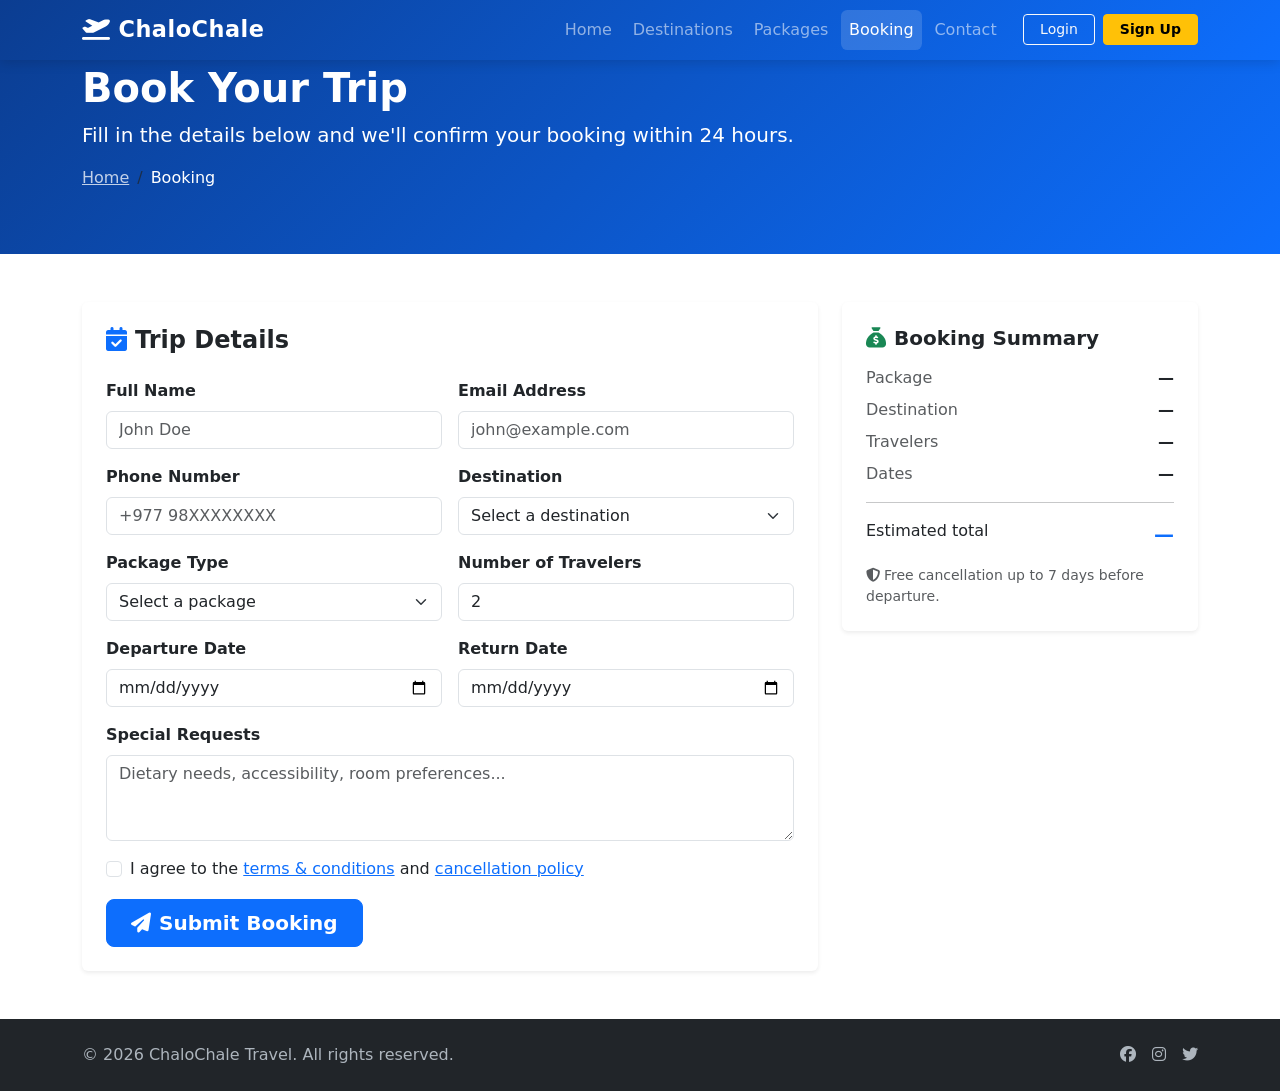
<file: booking.html>
<!DOCTYPE html>
<html lang="en">

<head>
    <meta charset="UTF-8">
    <meta name="viewport" content="width=device-width, initial-scale=1.0">
    <title>Booking - ChaloChale Travel</title>
    <link href="https://cdn.jsdelivr.net/npm/bootstrap@5.0.2/dist/css/bootstrap.min.css" rel="stylesheet"
        integrity="sha384-EVSTQN3/azprG1Anm3QDgpJLIm9Nao0Yz1ztcQTwFspd3yD65VohhpuuCOmLASjC" crossorigin="anonymous">
    <link rel="stylesheet" href="https://cdnjs.cloudflare.com/ajax/libs/font-awesome/6.5.2/css/all.min.css">
    <link rel="stylesheet" href="css/style.css">
</head>

<body>
    <!-- Navbar -->
    <nav class="navbar navbar-expand-lg navbar-dark fixed-top main-navbar">
        <div class="container">
            <a class="navbar-brand fw-bold" href="index.html">
                <i class="fa-solid fa-plane-departure me-2"></i>ChaloChale
            </a>
            <button class="navbar-toggler" type="button" data-bs-toggle="collapse"
                data-bs-target="#navbarNav" aria-controls="navbarNav" aria-expanded="false"
                aria-label="Toggle navigation">
                <span class="navbar-toggler-icon"></span>
            </button>
            <div class="collapse navbar-collapse" id="navbarNav">
                <ul class="navbar-nav ms-auto mb-2 mb-lg-0">
                    <li class="nav-item">
                        <a class="nav-link" href="index.html">Home</a>
                    </li>
                    <li class="nav-item">
                        <a class="nav-link" href="destinations.html">Destinations</a>
                    </li>
                    <li class="nav-item">
                        <a class="nav-link" href="packages.html">Packages</a>
                    </li>
                    <li class="nav-item">
                        <a class="nav-link active" aria-current="page" href="booking.html">Booking</a>
                    </li>
                    <li class="nav-item">
                        <a class="nav-link" href="contact.html">Contact</a>
                    </li>
                </ul>
                <div class="d-flex gap-2 ms-lg-3 mt-2 mt-lg-0">
                    <a href="booking.html" class="btn btn-outline-light btn-sm px-3">Login</a>
                    <a href="booking.html" class="btn btn-warning btn-sm px-3 fw-semibold">Sign Up</a>
                </div>
            </div>
        </div>
    </nav>

    <!-- Page Hero -->
    <section class="page-hero">
        <div class="container">
            <h1 class="mb-2">Book Your Trip</h1>
            <p class="lead mb-3">Fill in the details below and we'll confirm your booking within 24 hours.</p>
            <nav aria-label="breadcrumb">
                <ol class="breadcrumb">
                    <li class="breadcrumb-item"><a href="index.html">Home</a></li>
                    <li class="breadcrumb-item active" aria-current="page">Booking</li>
                </ol>
            </nav>
        </div>
    </section>

    <!-- Booking Form -->
    <section class="py-5">
        <div class="container">
            <div class="row g-4">
                <!-- Form -->
                <div class="col-lg-8">
                    <div class="card border-0 shadow-sm">
                        <div class="card-body p-4">
                            <h4 class="fw-bold mb-4"><i class="fa-solid fa-calendar-check me-2 text-primary"></i>Trip
                                Details</h4>
                            <form>
                                <div class="row g-3">
                                    <div class="col-md-6">
                                        <label for="fullName" class="form-label fw-semibold">Full Name</label>
                                        <input type="text" class="form-control" id="fullName"
                                            placeholder="John Doe" required>
                                    </div>
                                    <div class="col-md-6">
                                        <label for="email" class="form-label fw-semibold">Email Address</label>
                                        <input type="email" class="form-control" id="email"
                                            placeholder="john@example.com" required>
                                    </div>
                                    <div class="col-md-6">
                                        <label for="phone" class="form-label fw-semibold">Phone Number</label>
                                        <input type="tel" class="form-control" id="phone"
                                            placeholder="+977 98XXXXXXXX" required>
                                    </div>
                                    <div class="col-md-6">
                                        <label for="destination" class="form-label fw-semibold">Destination</label>
                                        <select class="form-select" id="destination" required>
                                            <option value="" selected disabled>Select a destination</option>
                                            <option>Nature Trails — Nepal</option>
                                            <option>Beach Getaways — Sri Lanka</option>
                                            <option>Mountain Retreats — Switzerland</option>
                                            <option>Safari Tours — Kenya</option>
                                            <option>Island Hopping — Maldives</option>
                                            <option>City Breaks — Dubai</option>
                                        </select>
                                    </div>
                                    <div class="col-md-6">
                                        <label for="package" class="form-label fw-semibold">Package Type</label>
                                        <select class="form-select" id="package" required>
                                            <option value="" selected disabled>Select a package</option>
                                            <option>Basic — Rs. 15,000/person</option>
                                            <option>Standard — Rs. 28,000/person</option>
                                            <option>Premium — Rs. 55,000/person</option>
                                        </select>
                                    </div>
                                    <div class="col-md-6">
                                        <label for="travelers" class="form-label fw-semibold">Number of
                                            Travelers</label>
                                        <input type="number" class="form-control" id="travelers" min="1" max="20"
                                            value="2" required>
                                    </div>
                                    <div class="col-md-6">
                                        <label for="checkin" class="form-label fw-semibold">Departure Date</label>
                                        <input type="date" class="form-control" id="checkin" required>
                                    </div>
                                    <div class="col-md-6">
                                        <label for="checkout" class="form-label fw-semibold">Return Date</label>
                                        <input type="date" class="form-control" id="checkout" required>
                                    </div>
                                    <div class="col-12">
                                        <label for="requests" class="form-label fw-semibold">Special
                                            Requests</label>
                                        <textarea class="form-control" id="requests" rows="3"
                                            placeholder="Dietary needs, accessibility, room preferences..."></textarea>
                                    </div>
                                </div>
                                <div class="form-check mt-3">
                                    <input class="form-check-input" type="checkbox" id="terms" required>
                                    <label class="form-check-label" for="terms">
                                        I agree to the <a href="#">terms &amp; conditions</a> and
                                        <a href="#">cancellation policy</a>
                                    </label>
                                </div>
                                <button type="submit" class="btn btn-primary btn-lg fw-semibold mt-3 px-4">
                                    <i class="fa-solid fa-paper-plane me-2"></i>Submit Booking
                                </button>
                            </form>
                        </div>
                    </div>
                </div>

                <!-- Summary -->
                <div class="col-lg-4">
                    <div class="card border-0 shadow-sm sticky-top" style="top: 90px;">
                        <div class="card-body p-4">
                            <h5 class="fw-bold mb-3"><i class="fa-solid fa-sack-dollar me-2 text-success"></i>Booking
                                Summary</h5>
                            <ul class="list-unstyled mb-3">
                                <li class="d-flex justify-content-between mb-2">
                                    <span class="text-muted">Package</span>
                                    <span class="fw-semibold" id="sumPackage">—</span>
                                </li>
                                <li class="d-flex justify-content-between mb-2">
                                    <span class="text-muted">Destination</span>
                                    <span class="fw-semibold" id="sumDestination">—</span>
                                </li>
                                <li class="d-flex justify-content-between mb-2">
                                    <span class="text-muted">Travelers</span>
                                    <span class="fw-semibold" id="sumTravelers">—</span>
                                </li>
                                <li class="d-flex justify-content-between mb-2">
                                    <span class="text-muted">Dates</span>
                                    <span class="fw-semibold" id="sumDates">—</span>
                                </li>
                            </ul>
                            <hr>
                            <div class="d-flex justify-content-between mb-2">
                                <span>Estimated total</span>
                                <span class="fw-bold text-primary fs-5" id="sumTotal">—</span>
                            </div>
                            <p class="text-muted small mt-3 mb-0">
                                <i class="fa-solid fa-shield-halved me-1"></i>Free cancellation up to 7 days
                                before departure.
                            </p>
                        </div>
                    </div>
                </div>
            </div>
        </div>
    </section>

    <!-- Footer -->
    <footer class="footer py-4">
        <div class="container d-flex flex-column flex-md-row justify-content-between align-items-center">
            <p class="mb-2 mb-md-0">&copy; 2026 ChaloChale Travel. All rights reserved.</p>
            <div class="d-flex gap-3">
                <a href="#" class="text-decoration-none"><i class="fa-brands fa-facebook"></i></a>
                <a href="#" class="text-decoration-none"><i class="fa-brands fa-instagram"></i></a>
                <a href="#" class="text-decoration-none"><i class="fa-brands fa-twitter"></i></a>
            </div>
        </div>
    </footer>

    <script src="https://cdn.jsdelivr.net/npm/bootstrap@5.0.2/dist/js/bootstrap.bundle.min.js"
        integrity="sha384-MrcW6ZMFYlzcLA8Nl+NtUVF0sA7MsXsP1UyJoMp4YLEuNSfAP+JcXn/tWtIaxVXM"
        crossorigin="anonymous"></script>
    <script src="js/script.js"></script>
</body>

</html>
</file>
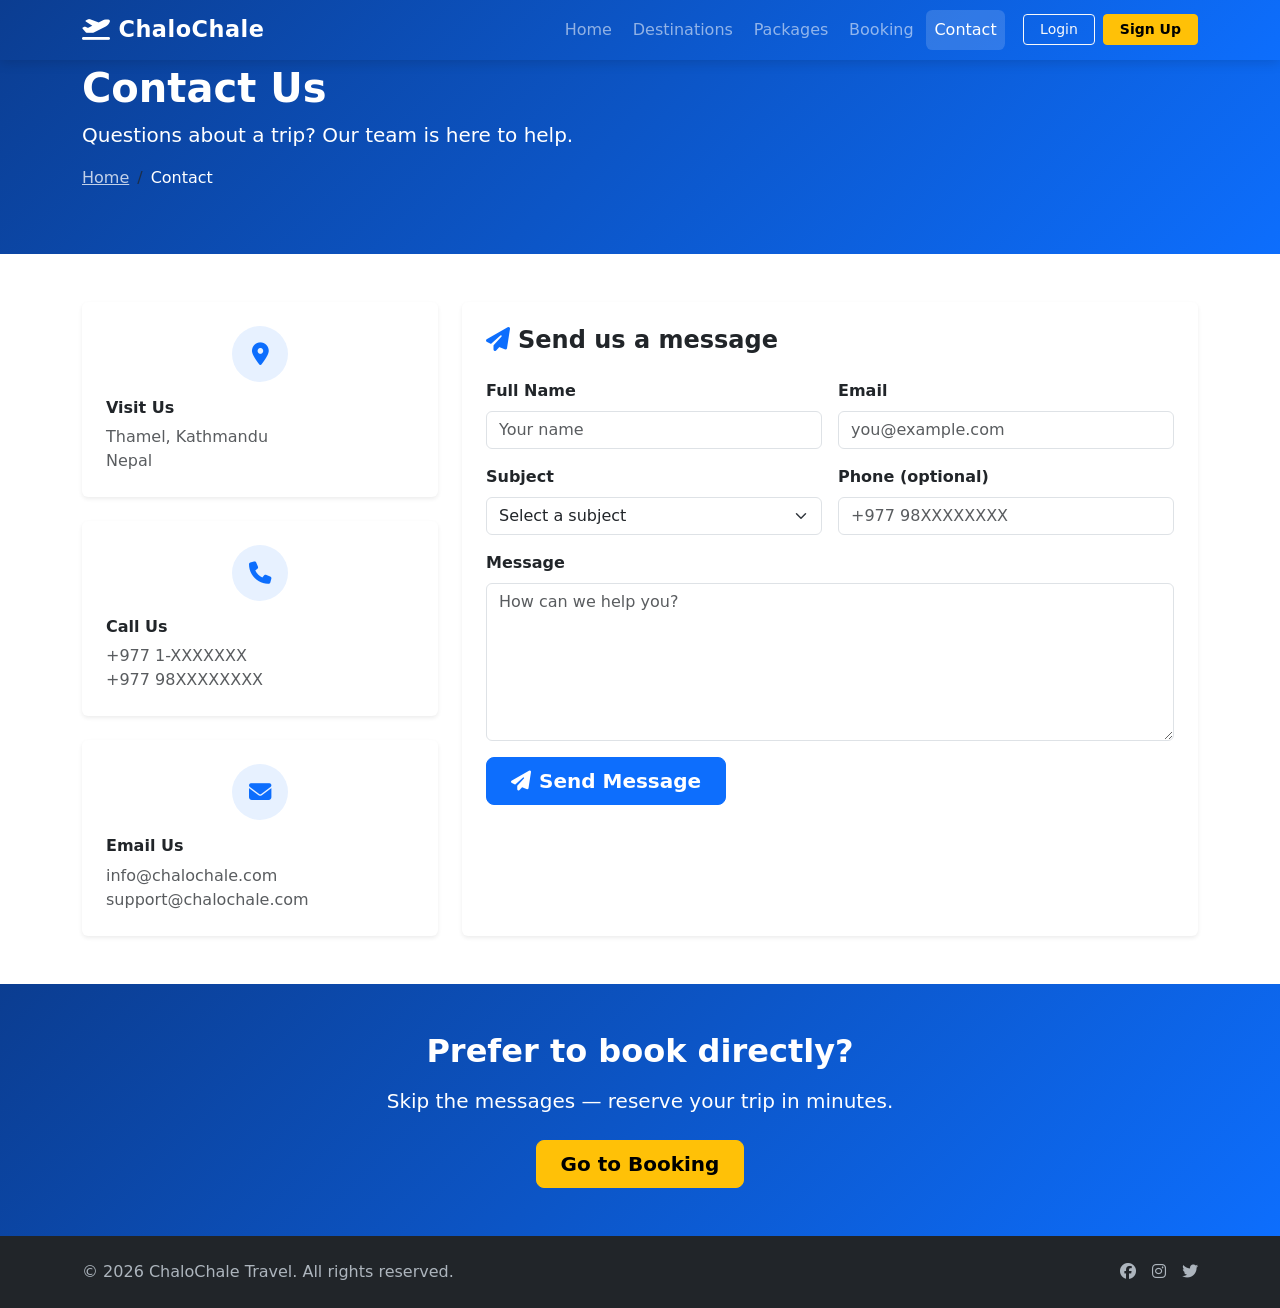
<file: contact.html>
<!DOCTYPE html>
<html lang="en">

<head>
    <meta charset="UTF-8">
    <meta name="viewport" content="width=device-width, initial-scale=1.0">
    <title>Contact - ChaloChale Travel</title>
    <link href="https://cdn.jsdelivr.net/npm/bootstrap@5.0.2/dist/css/bootstrap.min.css" rel="stylesheet"
        integrity="sha384-EVSTQN3/azprG1Anm3QDgpJLIm9Nao0Yz1ztcQTwFspd3yD65VohhpuuCOmLASjC" crossorigin="anonymous">
    <link rel="stylesheet" href="https://cdnjs.cloudflare.com/ajax/libs/font-awesome/6.5.2/css/all.min.css">
    <link rel="stylesheet" href="css/style.css">
</head>

<body>
    <!-- Navbar -->
    <nav class="navbar navbar-expand-lg navbar-dark fixed-top main-navbar">
        <div class="container">
            <a class="navbar-brand fw-bold" href="index.html">
                <i class="fa-solid fa-plane-departure me-2"></i>ChaloChale
            </a>
            <button class="navbar-toggler" type="button" data-bs-toggle="collapse"
                data-bs-target="#navbarNav" aria-controls="navbarNav" aria-expanded="false"
                aria-label="Toggle navigation">
                <span class="navbar-toggler-icon"></span>
            </button>
            <div class="collapse navbar-collapse" id="navbarNav">
                <ul class="navbar-nav ms-auto mb-2 mb-lg-0">
                    <li class="nav-item">
                        <a class="nav-link" href="index.html">Home</a>
                    </li>
                    <li class="nav-item">
                        <a class="nav-link" href="destinations.html">Destinations</a>
                    </li>
                    <li class="nav-item">
                        <a class="nav-link" href="packages.html">Packages</a>
                    </li>
                    <li class="nav-item">
                        <a class="nav-link" href="booking.html">Booking</a>
                    </li>
                    <li class="nav-item">
                        <a class="nav-link active" aria-current="page" href="contact.html">Contact</a>
                    </li>
                </ul>
                <div class="d-flex gap-2 ms-lg-3 mt-2 mt-lg-0">
                    <a href="booking.html" class="btn btn-outline-light btn-sm px-3">Login</a>
                    <a href="booking.html" class="btn btn-warning btn-sm px-3 fw-semibold">Sign Up</a>
                </div>
            </div>
        </div>
    </nav>

    <!-- Page Hero -->
    <section class="page-hero">
        <div class="container">
            <h1 class="mb-2">Contact Us</h1>
            <p class="lead mb-3">Questions about a trip? Our team is here to help.</p>
            <nav aria-label="breadcrumb">
                <ol class="breadcrumb">
                    <li class="breadcrumb-item"><a href="index.html">Home</a></li>
                    <li class="breadcrumb-item active" aria-current="page">Contact</li>
                </ol>
            </nav>
        </div>
    </section>

    <!-- Contact -->
    <section class="py-5">
        <div class="container">
            <div class="row g-4">
                <!-- Info Cards -->
                <div class="col-lg-4">
                    <div class="card border-0 shadow-sm mb-4">
                        <div class="card-body p-4">
                            <div class="feature-icon mb-3" style="width:56px;height:56px;font-size:1.4rem;">
                                <i class="fa-solid fa-location-dot"></i>
                            </div>
                            <h6 class="fw-bold">Visit Us</h6>
                            <p class="text-muted mb-0">Thamel, Kathmandu<br>Nepal</p>
                        </div>
                    </div>
                    <div class="card border-0 shadow-sm mb-4">
                        <div class="card-body p-4">
                            <div class="feature-icon mb-3" style="width:56px;height:56px;font-size:1.4rem;">
                                <i class="fa-solid fa-phone"></i>
                            </div>
                            <h6 class="fw-bold">Call Us</h6>
                            <p class="text-muted mb-0">+977 1-XXXXXXX<br>+977 98XXXXXXXX</p>
                        </div>
                    </div>
                    <div class="card border-0 shadow-sm">
                        <div class="card-body p-4">
                            <div class="feature-icon mb-3" style="width:56px;height:56px;font-size:1.4rem;">
                                <i class="fa-solid fa-envelope"></i>
                            </div>
                            <h6 class="fw-bold">Email Us</h6>
                            <p class="text-muted mb-0">info@chalochale.com<br>support@chalochale.com</p>
                        </div>
                    </div>
                </div>

                <!-- Form -->
                <div class="col-lg-8">
                    <div class="card border-0 shadow-sm h-100">
                        <div class="card-body p-4">
                            <h4 class="fw-bold mb-4"><i class="fa-solid fa-paper-plane me-2 text-primary"></i>Send
                                us a message</h4>
                            <form>
                                <div class="row g-3">
                                    <div class="col-md-6">
                                        <label for="name" class="form-label fw-semibold">Full Name</label>
                                        <input type="text" class="form-control" id="name"
                                            placeholder="Your name" required>
                                    </div>
                                    <div class="col-md-6">
                                        <label for="email" class="form-label fw-semibold">Email</label>
                                        <input type="email" class="form-control" id="email"
                                            placeholder="you@example.com" required>
                                    </div>
                                    <div class="col-md-6">
                                        <label for="subject" class="form-label fw-semibold">Subject</label>
                                        <select class="form-select" id="subject" required>
                                            <option value="" selected disabled>Select a subject</option>
                                            <option>General inquiry</option>
                                            <option>Booking support</option>
                                            <option>Custom package request</option>
                                            <option>Feedback</option>
                                        </select>
                                    </div>
                                    <div class="col-md-6">
                                        <label for="phone" class="form-label fw-semibold">Phone (optional)</label>
                                        <input type="tel" class="form-control" id="phone"
                                            placeholder="+977 98XXXXXXXX">
                                    </div>
                                    <div class="col-12">
                                        <label for="message" class="form-label fw-semibold">Message</label>
                                        <textarea class="form-control" id="message" rows="6"
                                            placeholder="How can we help you?" required></textarea>
                                    </div>
                                </div>
                                <button type="submit" class="btn btn-primary btn-lg fw-semibold mt-3 px-4">
                                    <i class="fa-solid fa-paper-plane me-2"></i>Send Message
                                </button>
                            </form>
                        </div>
                    </div>
                </div>
            </div>
        </div>
    </section>

    <!-- CTA -->
    <section class="cta py-5">
        <div class="container text-center">
            <h2 class="fw-bold mb-3">Prefer to book directly?</h2>
            <p class="lead mb-4">Skip the messages — reserve your trip in minutes.</p>
            <a href="booking.html" class="btn btn-warning btn-lg fw-semibold px-4">Go to Booking</a>
        </div>
    </section>

    <!-- Footer -->
    <footer class="footer py-4">
        <div class="container d-flex flex-column flex-md-row justify-content-between align-items-center">
            <p class="mb-2 mb-md-0">&copy; 2026 ChaloChale Travel. All rights reserved.</p>
            <div class="d-flex gap-3">
                <a href="#" class="text-decoration-none"><i class="fa-brands fa-facebook"></i></a>
                <a href="#" class="text-decoration-none"><i class="fa-brands fa-instagram"></i></a>
                <a href="#" class="text-decoration-none"><i class="fa-brands fa-twitter"></i></a>
            </div>
        </div>
    </footer>

    <script src="https://cdn.jsdelivr.net/npm/bootstrap@5.0.2/dist/js/bootstrap.bundle.min.js"
        integrity="sha384-MrcW6ZMFYlzcLA8Nl+NtUVF0sA7MsXsP1UyJoMp4YLEuNSfAP+JcXn/tWtIaxVXM"
        crossorigin="anonymous"></script>
</body>

</html>
</file>
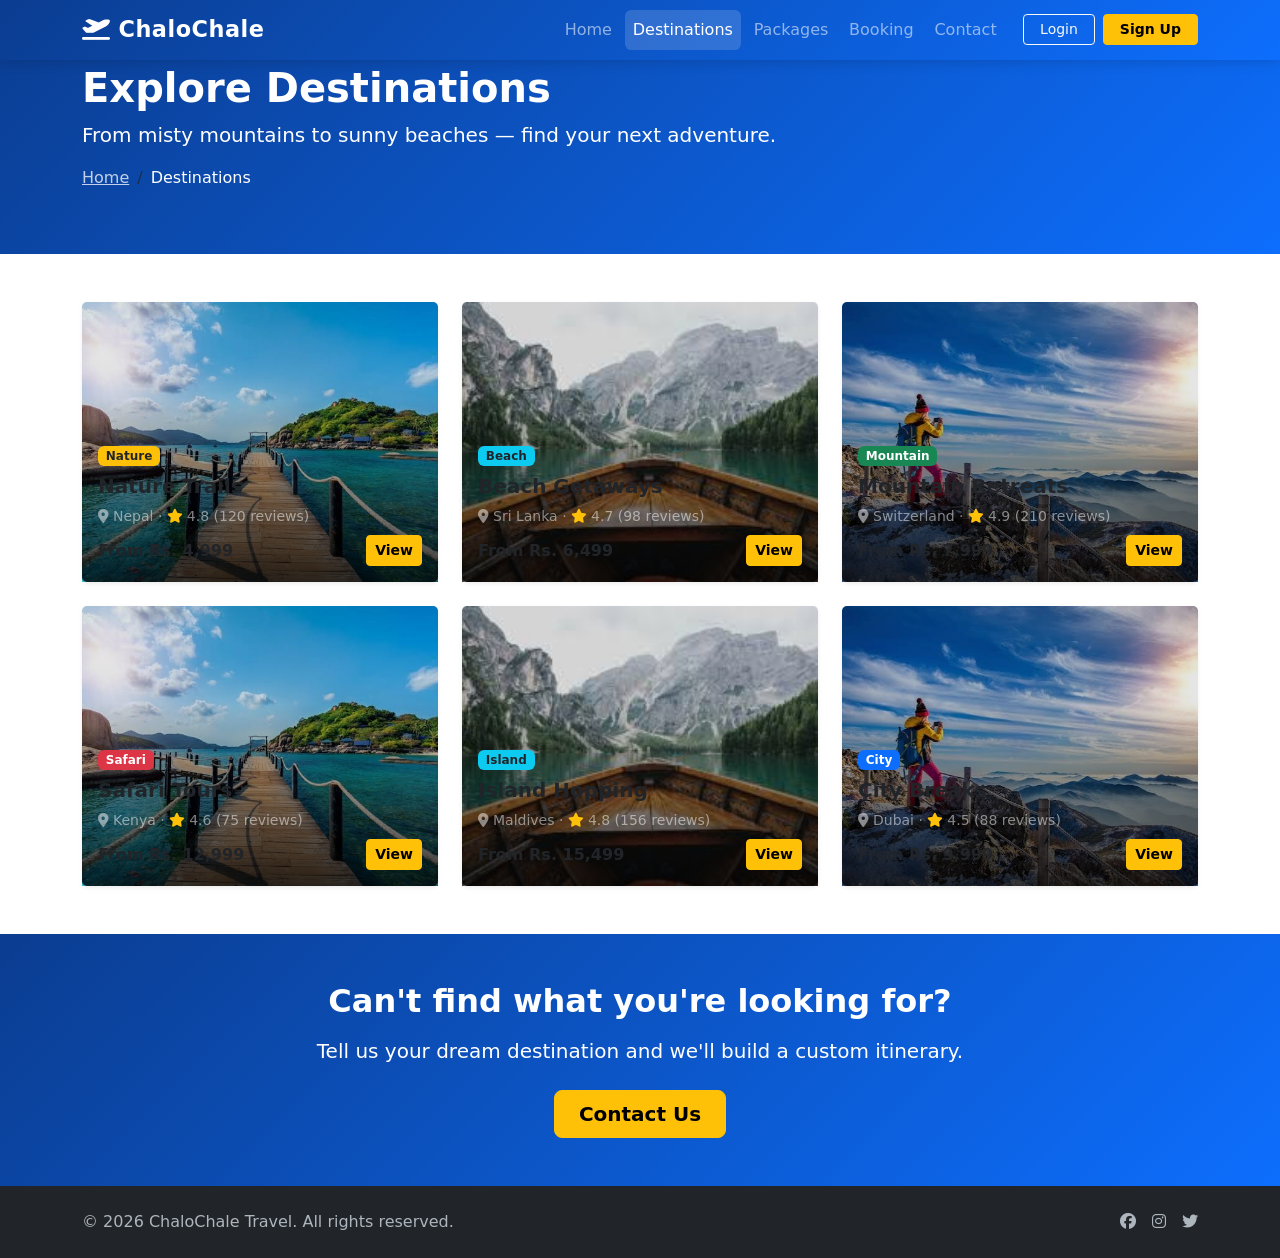
<file: destinations.html>
<!DOCTYPE html>
<html lang="en">

<head>
    <meta charset="UTF-8">
    <meta name="viewport" content="width=device-width, initial-scale=1.0">
    <title>Destinations - ChaloChale Travel</title>
    <link href="https://cdn.jsdelivr.net/npm/bootstrap@5.0.2/dist/css/bootstrap.min.css" rel="stylesheet"
        integrity="sha384-EVSTQN3/azprG1Anm3QDgpJLIm9Nao0Yz1ztcQTwFspd3yD65VohhpuuCOmLASjC" crossorigin="anonymous">
    <link rel="stylesheet" href="https://cdnjs.cloudflare.com/ajax/libs/font-awesome/6.5.2/css/all.min.css">
    <link rel="stylesheet" href="css/style.css">
</head>

<body>
    <!-- Navbar -->
    <nav class="navbar navbar-expand-lg navbar-dark fixed-top main-navbar">
        <div class="container">
            <a class="navbar-brand fw-bold" href="index.html">
                <i class="fa-solid fa-plane-departure me-2"></i>ChaloChale
            </a>
            <button class="navbar-toggler" type="button" data-bs-toggle="collapse"
                data-bs-target="#navbarNav" aria-controls="navbarNav" aria-expanded="false"
                aria-label="Toggle navigation">
                <span class="navbar-toggler-icon"></span>
            </button>
            <div class="collapse navbar-collapse" id="navbarNav">
                <ul class="navbar-nav ms-auto mb-2 mb-lg-0">
                    <li class="nav-item">
                        <a class="nav-link" href="index.html">Home</a>
                    </li>
                    <li class="nav-item">
                        <a class="nav-link active" aria-current="page" href="destinations.html">Destinations</a>
                    </li>
                    <li class="nav-item">
                        <a class="nav-link" href="packages.html">Packages</a>
                    </li>
                    <li class="nav-item">
                        <a class="nav-link" href="booking.html">Booking</a>
                    </li>
                    <li class="nav-item">
                        <a class="nav-link" href="contact.html">Contact</a>
                    </li>
                </ul>
                <div class="d-flex gap-2 ms-lg-3 mt-2 mt-lg-0">
                    <a href="booking.html" class="btn btn-outline-light btn-sm px-3">Login</a>
                    <a href="booking.html" class="btn btn-warning btn-sm px-3 fw-semibold">Sign Up</a>
                </div>
            </div>
        </div>
    </nav>

    <!-- Page Hero -->
    <section class="page-hero">
        <div class="container">
            <h1 class="mb-2">Explore Destinations</h1>
            <p class="lead mb-3">From misty mountains to sunny beaches — find your next adventure.</p>
            <nav aria-label="breadcrumb">
                <ol class="breadcrumb">
                    <li class="breadcrumb-item"><a href="index.html">Home</a></li>
                    <li class="breadcrumb-item active" aria-current="page">Destinations</li>
                </ol>
            </nav>
        </div>
    </section>

    <!-- Destinations Grid -->
    <section class="py-5">
        <div class="container">
            <div class="row g-4">
                <div class="col-sm-6 col-lg-4">
                    <div class="card destination-card border-0 shadow-sm h-100">
                        <img src="./images/img1.jpeg" class="card-img-top" alt="Nature Trails">
                        <div class="card-img-overlay d-flex flex-column justify-content-end">
                            <span class="badge bg-warning text-dark align-self-start mb-2 fw-semibold">Nature</span>
                            <h5 class="card-title fw-bold">Nature Trails</h5>
                            <p class="card-text text-white-50 small mb-2">
                                <i class="fa-solid fa-location-dot me-1"></i>Nepal &middot;
                                <i class="fa-solid fa-star text-warning me-1"></i>4.8 (120 reviews)
                            </p>
                            <div class="d-flex justify-content-between align-items-center">
                                <span class="fw-bold">From Rs. 4,999</span>
                                <a href="packages.html" class="btn btn-sm btn-warning fw-semibold">View</a>
                            </div>
                        </div>
                    </div>
                </div>
                <div class="col-sm-6 col-lg-4">
                    <div class="card destination-card border-0 shadow-sm h-100">
                        <img src="./images/img2.jpeg" class="card-img-top" alt="Beach Getaways">
                        <div class="card-img-overlay d-flex flex-column justify-content-end">
                            <span class="badge bg-info text-dark align-self-start mb-2 fw-semibold">Beach</span>
                            <h5 class="card-title fw-bold">Beach Getaways</h5>
                            <p class="card-text text-white-50 small mb-2">
                                <i class="fa-solid fa-location-dot me-1"></i>Sri Lanka &middot;
                                <i class="fa-solid fa-star text-warning me-1"></i>4.7 (98 reviews)
                            </p>
                            <div class="d-flex justify-content-between align-items-center">
                                <span class="fw-bold">From Rs. 6,499</span>
                                <a href="packages.html" class="btn btn-sm btn-warning fw-semibold">View</a>
                            </div>
                        </div>
                    </div>
                </div>
                <div class="col-sm-6 col-lg-4">
                    <div class="card destination-card border-0 shadow-sm h-100">
                        <img src="./images/img3.jpeg" class="card-img-top" alt="Mountain Retreats">
                        <div class="card-img-overlay d-flex flex-column justify-content-end">
                            <span class="badge bg-success align-self-start mb-2 fw-semibold">Mountain</span>
                            <h5 class="card-title fw-bold">Mountain Retreats</h5>
                            <p class="card-text text-white-50 small mb-2">
                                <i class="fa-solid fa-location-dot me-1"></i>Switzerland &middot;
                                <i class="fa-solid fa-star text-warning me-1"></i>4.9 (210 reviews)
                            </p>
                            <div class="d-flex justify-content-between align-items-center">
                                <span class="fw-bold">From Rs. 7,999</span>
                                <a href="packages.html" class="btn btn-sm btn-warning fw-semibold">View</a>
                            </div>
                        </div>
                    </div>
                </div>
                <div class="col-sm-6 col-lg-4">
                    <div class="card destination-card border-0 shadow-sm h-100">
                        <img src="./images/img1.jpeg" class="card-img-top" alt="Safari Tours">
                        <div class="card-img-overlay d-flex flex-column justify-content-end">
                            <span class="badge bg-danger align-self-start mb-2 fw-semibold">Safari</span>
                            <h5 class="card-title fw-bold">Safari Tours</h5>
                            <p class="card-text text-white-50 small mb-2">
                                <i class="fa-solid fa-location-dot me-1"></i>Kenya &middot;
                                <i class="fa-solid fa-star text-warning me-1"></i>4.6 (75 reviews)
                            </p>
                            <div class="d-flex justify-content-between align-items-center">
                                <span class="fw-bold">From Rs. 12,999</span>
                                <a href="packages.html" class="btn btn-sm btn-warning fw-semibold">View</a>
                            </div>
                        </div>
                    </div>
                </div>
                <div class="col-sm-6 col-lg-4">
                    <div class="card destination-card border-0 shadow-sm h-100">
                        <img src="./images/img2.jpeg" class="card-img-top" alt="Island Hopping">
                        <div class="card-img-overlay d-flex flex-column justify-content-end">
                            <span class="badge bg-info text-dark align-self-start mb-2 fw-semibold">Island</span>
                            <h5 class="card-title fw-bold">Island Hopping</h5>
                            <p class="card-text text-white-50 small mb-2">
                                <i class="fa-solid fa-location-dot me-1"></i>Maldives &middot;
                                <i class="fa-solid fa-star text-warning me-1"></i>4.8 (156 reviews)
                            </p>
                            <div class="d-flex justify-content-between align-items-center">
                                <span class="fw-bold">From Rs. 15,499</span>
                                <a href="packages.html" class="btn btn-sm btn-warning fw-semibold">View</a>
                            </div>
                        </div>
                    </div>
                </div>
                <div class="col-sm-6 col-lg-4">
                    <div class="card destination-card border-0 shadow-sm h-100">
                        <img src="./images/img3.jpeg" class="card-img-top" alt="City Breaks">
                        <div class="card-img-overlay d-flex flex-column justify-content-end">
                            <span class="badge bg-primary align-self-start mb-2 fw-semibold">City</span>
                            <h5 class="card-title fw-bold">City Breaks</h5>
                            <p class="card-text text-white-50 small mb-2">
                                <i class="fa-solid fa-location-dot me-1"></i>Dubai &middot;
                                <i class="fa-solid fa-star text-warning me-1"></i>4.5 (88 reviews)
                            </p>
                            <div class="d-flex justify-content-between align-items-center">
                                <span class="fw-bold">From Rs. 9,999</span>
                                <a href="packages.html" class="btn btn-sm btn-warning fw-semibold">View</a>
                            </div>
                        </div>
                    </div>
                </div>
            </div>
        </div>
    </section>

    <!-- CTA -->
    <section class="cta py-5">
        <div class="container text-center">
            <h2 class="fw-bold mb-3">Can't find what you're looking for?</h2>
            <p class="lead mb-4">Tell us your dream destination and we'll build a custom itinerary.</p>
            <a href="contact.html" class="btn btn-warning btn-lg fw-semibold px-4">Contact Us</a>
        </div>
    </section>

    <!-- Footer -->
    <footer class="footer py-4">
        <div class="container d-flex flex-column flex-md-row justify-content-between align-items-center">
            <p class="mb-2 mb-md-0">&copy; 2026 ChaloChale Travel. All rights reserved.</p>
            <div class="d-flex gap-3">
                <a href="#" class="text-decoration-none"><i class="fa-brands fa-facebook"></i></a>
                <a href="#" class="text-decoration-none"><i class="fa-brands fa-instagram"></i></a>
                <a href="#" class="text-decoration-none"><i class="fa-brands fa-twitter"></i></a>
            </div>
        </div>
    </footer>

    <script src="https://cdn.jsdelivr.net/npm/bootstrap@5.0.2/dist/js/bootstrap.bundle.min.js"
        integrity="sha384-MrcW6ZMFYlzcLA8Nl+NtUVF0sA7MsXsP1UyJoMp4YLEuNSfAP+JcXn/tWtIaxVXM"
        crossorigin="anonymous"></script>
</body>

</html>
</file>
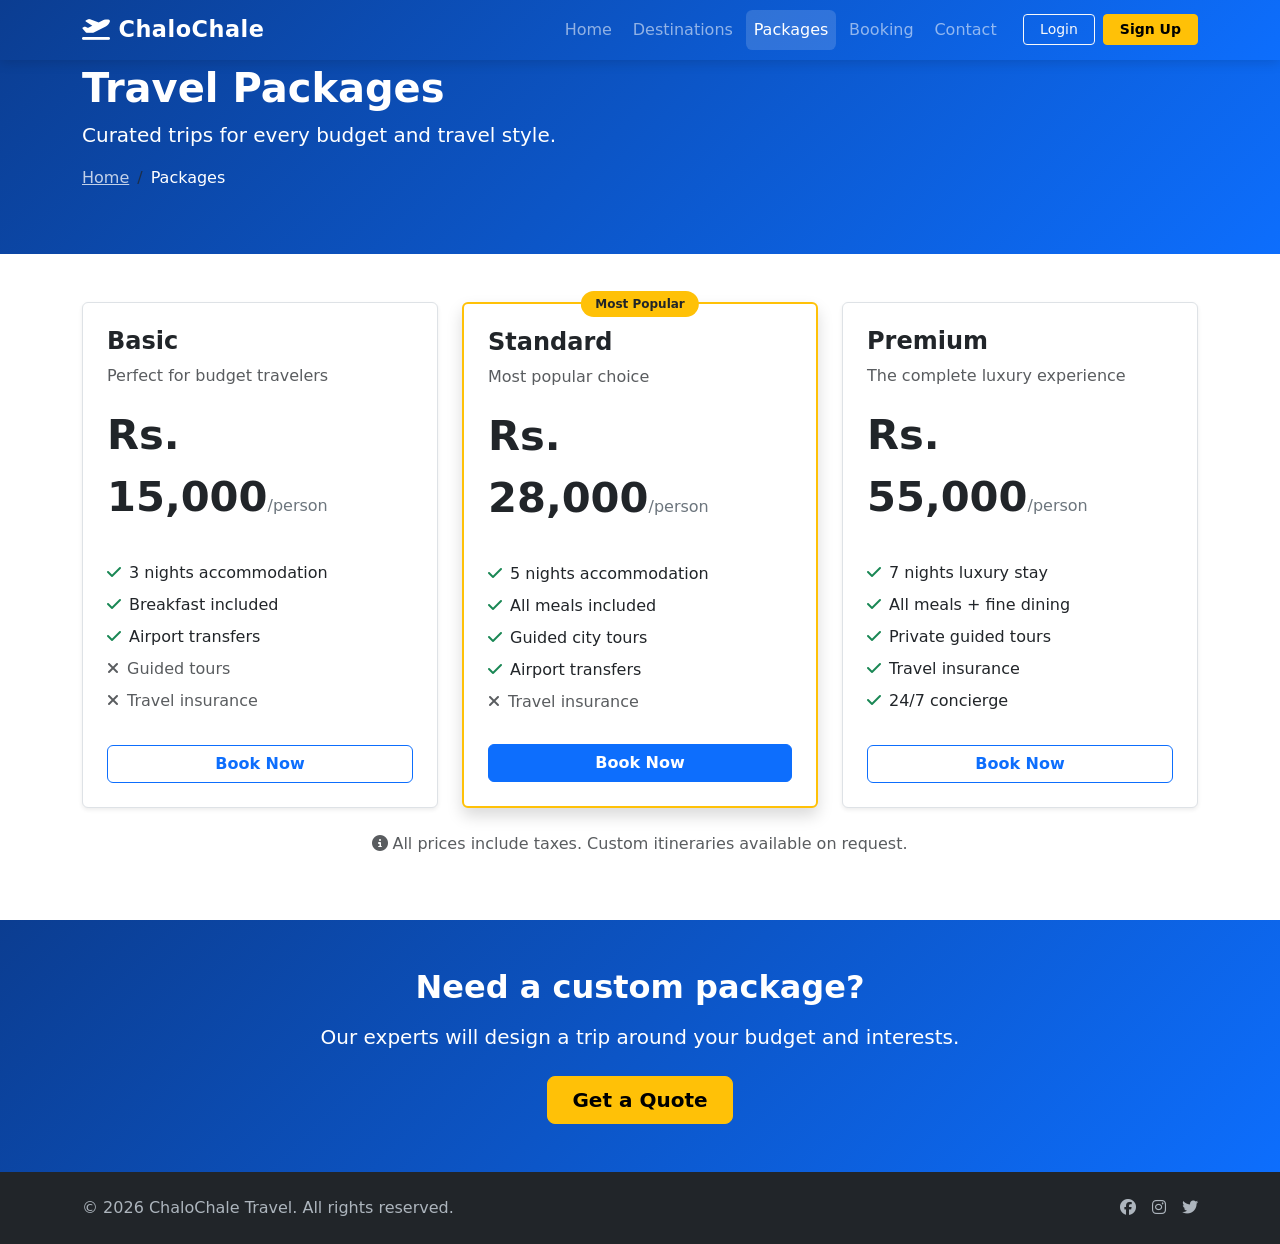
<file: packages.html>
<!DOCTYPE html>
<html lang="en">

<head>
    <meta charset="UTF-8">
    <meta name="viewport" content="width=device-width, initial-scale=1.0">
    <title>Packages - ChaloChale Travel</title>
    <link href="https://cdn.jsdelivr.net/npm/bootstrap@5.0.2/dist/css/bootstrap.min.css" rel="stylesheet"
        integrity="sha384-EVSTQN3/azprG1Anm3QDgpJLIm9Nao0Yz1ztcQTwFspd3yD65VohhpuuCOmLASjC" crossorigin="anonymous">
    <link rel="stylesheet" href="https://cdnjs.cloudflare.com/ajax/libs/font-awesome/6.5.2/css/all.min.css">
    <link rel="stylesheet" href="css/style.css">
</head>

<body>
    <!-- Navbar -->
    <nav class="navbar navbar-expand-lg navbar-dark fixed-top main-navbar">
        <div class="container">
            <a class="navbar-brand fw-bold" href="index.html">
                <i class="fa-solid fa-plane-departure me-2"></i>ChaloChale
            </a>
            <button class="navbar-toggler" type="button" data-bs-toggle="collapse"
                data-bs-target="#navbarNav" aria-controls="navbarNav" aria-expanded="false"
                aria-label="Toggle navigation">
                <span class="navbar-toggler-icon"></span>
            </button>
            <div class="collapse navbar-collapse" id="navbarNav">
                <ul class="navbar-nav ms-auto mb-2 mb-lg-0">
                    <li class="nav-item">
                        <a class="nav-link" href="index.html">Home</a>
                    </li>
                    <li class="nav-item">
                        <a class="nav-link" href="destinations.html">Destinations</a>
                    </li>
                    <li class="nav-item">
                        <a class="nav-link active" aria-current="page" href="packages.html">Packages</a>
                    </li>
                    <li class="nav-item">
                        <a class="nav-link" href="booking.html">Booking</a>
                    </li>
                    <li class="nav-item">
                        <a class="nav-link" href="contact.html">Contact</a>
                    </li>
                </ul>
                <div class="d-flex gap-2 ms-lg-3 mt-2 mt-lg-0">
                    <a href="booking.html" class="btn btn-outline-light btn-sm px-3">Login</a>
                    <a href="booking.html" class="btn btn-warning btn-sm px-3 fw-semibold">Sign Up</a>
                </div>
            </div>
        </div>
    </nav>

    <!-- Page Hero -->
    <section class="page-hero">
        <div class="container">
            <h1 class="mb-2">Travel Packages</h1>
            <p class="lead mb-3">Curated trips for every budget and travel style.</p>
            <nav aria-label="breadcrumb">
                <ol class="breadcrumb">
                    <li class="breadcrumb-item"><a href="index.html">Home</a></li>
                    <li class="breadcrumb-item active" aria-current="page">Packages</li>
                </ol>
            </nav>
        </div>
    </section>

    <!-- Pricing Cards -->
    <section class="py-5">
        <div class="container">
            <div class="row g-4 justify-content-center">
                <!-- Basic -->
                <div class="col-md-4">
                    <div class="card price-card border h-100 shadow-sm">
                        <div class="card-body p-4 d-flex flex-column">
                            <h4 class="fw-bold">Basic</h4>
                            <p class="text-muted">Perfect for budget travelers</p>
                            <p class="price">Rs. 15,000<small>/person</small></p>
                            <ul class="list-unstyled mt-3 mb-4">
                                <li class="mb-2"><i class="fa-solid fa-check text-success me-2"></i>3 nights
                                    accommodation</li>
                                <li class="mb-2"><i class="fa-solid fa-check text-success me-2"></i>Breakfast
                                    included</li>
                                <li class="mb-2"><i class="fa-solid fa-check text-success me-2"></i>Airport
                                    transfers</li>
                                <li class="mb-2 text-muted"><i class="fa-solid fa-xmark me-2"></i>Guided tours</li>
                                <li class="text-muted"><i class="fa-solid fa-xmark me-2"></i>Travel insurance</li>
                            </ul>
                            <a href="booking.html" class="btn btn-outline-primary mt-auto fw-semibold">Book
                                Now</a>
                        </div>
                    </div>
                </div>

                <!-- Standard -->
                <div class="col-md-4">
                    <div class="card price-card featured h-100 shadow">
                        <div class="card-body p-4 d-flex flex-column">
                            <h4 class="fw-bold">Standard</h4>
                            <p class="text-muted">Most popular choice</p>
                            <p class="price">Rs. 28,000<small>/person</small></p>
                            <ul class="list-unstyled mt-3 mb-4">
                                <li class="mb-2"><i class="fa-solid fa-check text-success me-2"></i>5 nights
                                    accommodation</li>
                                <li class="mb-2"><i class="fa-solid fa-check text-success me-2"></i>All meals
                                    included</li>
                                <li class="mb-2"><i class="fa-solid fa-check text-success me-2"></i>Guided city
                                    tours</li>
                                <li class="mb-2"><i class="fa-solid fa-check text-success me-2"></i>Airport
                                    transfers</li>
                                <li class="text-muted"><i class="fa-solid fa-xmark me-2"></i>Travel insurance</li>
                            </ul>
                            <a href="booking.html" class="btn btn-primary mt-auto fw-semibold">Book Now</a>
                        </div>
                    </div>
                </div>

                <!-- Premium -->
                <div class="col-md-4">
                    <div class="card price-card border h-100 shadow-sm">
                        <div class="card-body p-4 d-flex flex-column">
                            <h4 class="fw-bold">Premium</h4>
                            <p class="text-muted">The complete luxury experience</p>
                            <p class="price">Rs. 55,000<small>/person</small></p>
                            <ul class="list-unstyled mt-3 mb-4">
                                <li class="mb-2"><i class="fa-solid fa-check text-success me-2"></i>7 nights
                                    luxury stay</li>
                                <li class="mb-2"><i class="fa-solid fa-check text-success me-2"></i>All meals +
                                    fine dining</li>
                                <li class="mb-2"><i class="fa-solid fa-check text-success me-2"></i>Private guided
                                    tours</li>
                                <li class="mb-2"><i class="fa-solid fa-check text-success me-2"></i>Travel
                                    insurance</li>
                                <li class="mb-2"><i class="fa-solid fa-check text-success me-2"></i>24/7 concierge</li>
                            </ul>
                            <a href="booking.html" class="btn btn-outline-primary mt-auto fw-semibold">Book
                                Now</a>
                        </div>
                    </div>
                </div>
            </div>

            <p class="text-center text-muted mt-4"><i class="fa-solid fa-circle-info me-1"></i>All prices
                include taxes. Custom itineraries available on request.</p>
        </div>
    </section>

    <!-- CTA -->
    <section class="cta py-5">
        <div class="container text-center">
            <h2 class="fw-bold mb-3">Need a custom package?</h2>
            <p class="lead mb-4">Our experts will design a trip around your budget and interests.</p>
            <a href="contact.html" class="btn btn-warning btn-lg fw-semibold px-4">Get a Quote</a>
        </div>
    </section>

    <!-- Footer -->
    <footer class="footer py-4">
        <div class="container d-flex flex-column flex-md-row justify-content-between align-items-center">
            <p class="mb-2 mb-md-0">&copy; 2026 ChaloChale Travel. All rights reserved.</p>
            <div class="d-flex gap-3">
                <a href="#" class="text-decoration-none"><i class="fa-brands fa-facebook"></i></a>
                <a href="#" class="text-decoration-none"><i class="fa-brands fa-instagram"></i></a>
                <a href="#" class="text-decoration-none"><i class="fa-brands fa-twitter"></i></a>
            </div>
        </div>
    </footer>

    <script src="https://cdn.jsdelivr.net/npm/bootstrap@5.0.2/dist/js/bootstrap.bundle.min.js"
        integrity="sha384-MrcW6ZMFYlzcLA8Nl+NtUVF0sA7MsXsP1UyJoMp4YLEuNSfAP+JcXn/tWtIaxVXM"
        crossorigin="anonymous"></script>
</body>

</html>
</file>
<file: css/style.css>
/* ===== ChaloChale Travel — Shared Styles ===== */

:root {
    --brand: #0d6efd;
    --brand-dark: #0b3d91;
    --accent: #ffc107;
}

body {
    font-family: "Segoe UI", system-ui, -apple-system, sans-serif;
    padding-top: 70px;
}

/* Navbar */
.main-navbar {
    background: linear-gradient(135deg, var(--brand-dark), var(--brand));
    box-shadow: 0 2px 12px rgba(0, 0, 0, .15);
}

.main-navbar .navbar-brand {
    font-size: 1.4rem;
    letter-spacing: .5px;
}

.main-navbar .nav-link {
    margin: 0 .15rem;
    font-weight: 500;
    border-radius: .4rem;
    transition: color .2s, background .2s;
}

.main-navbar .nav-link:hover,
.main-navbar .nav-link.active {
    color: #fff !important;
    background: rgba(255, 255, 255, .15);
}

/* Hero carousel */
#heroCarousel .carousel-item img,
#heroCarousel .carousel-item video {
    height: 78vh;
    min-height: 420px;
    object-fit: cover;
}

.carousel-caption {
    bottom: 12%;
    background: linear-gradient(to top, rgba(0, 0, 0, .55), transparent);
    padding: 2rem 1rem;
}

.carousel-caption h1 {
    font-weight: 800;
    font-size: clamp(1.8rem, 5vw, 3rem);
    text-shadow: 0 2px 8px rgba(0, 0, 0, .5);
}

.carousel-caption p {
    font-size: 1.1rem;
    text-shadow: 0 1px 6px rgba(0, 0, 0, .5);
}

/* Page hero (sub pages) */
.page-hero {
    background: linear-gradient(135deg, var(--brand-dark), var(--brand));
    color: #fff;
    padding: 4rem 0;
    margin-top: -70px;
}

.page-hero h1 {
    font-weight: 800;
}

.page-hero .breadcrumb {
    margin-bottom: 0;
}

.page-hero .breadcrumb-item,
.page-hero .breadcrumb-item a {
    color: rgba(255, 255, 255, .75);
}

.page-hero .breadcrumb-item.active {
    color: #fff;
}

/* Feature cards */
.feature-icon {
    width: 72px;
    height: 72px;
    margin: 0 auto;
    border-radius: 50%;
    background: #e7f1ff;
    color: var(--brand);
    display: flex;
    align-items: center;
    justify-content: center;
    font-size: 1.8rem;
}

.feature-card {
    transition: transform .25s, box-shadow .25s;
}

.feature-card:hover {
    transform: translateY(-6px);
    box-shadow: 0 .75rem 1.5rem rgba(0, 0, 0, .12) !important;
}

/* Destination cards */
.destination-card img {
    height: 280px;
    object-fit: cover;
    transition: transform .4s;
}

.destination-card .card-img-overlay {
    background: linear-gradient(to top, rgba(0, 0, 0, .78), rgba(0, 0, 0, .1) 65%);
}

.destination-card:hover img {
    transform: scale(1.06);
}

.destination-card:hover .btn-warning {
    background: var(--accent);
}

/* Pricing cards */
.price-card {
    transition: transform .25s, box-shadow .25s;
}

.price-card:hover {
    transform: translateY(-6px);
    box-shadow: 0 .75rem 1.5rem rgba(0, 0, 0, .12) !important;
}

.price-card.featured {
    border: 2px solid var(--accent) !important;
    position: relative;
}

.price-card.featured::before {
    content: "Most Popular";
    position: absolute;
    top: -13px;
    left: 50%;
    transform: translateX(-50%);
    background: var(--accent);
    color: #212529;
    font-size: .75rem;
    font-weight: 700;
    padding: .25rem .9rem;
    border-radius: 1rem;
    white-space: nowrap;
}

.price-card .price {
    font-size: 2.6rem;
    font-weight: 800;
}

.price-card .price small {
    font-size: 1rem;
    font-weight: 500;
    color: #6c757d;
}

/* CTA */
.cta {
    background: linear-gradient(135deg, var(--brand-dark), var(--brand));
    color: #fff;
}

/* Footer */
.footer {
    background: #212529;
    color: #adb5bd;
}

.footer a {
    color: #adb5bd;
    transition: color .2s;
}

.footer a:hover {
    color: var(--accent);
}

/* Forms */
.form-control:focus,
.form-select:focus {
    border-color: var(--brand);
    box-shadow: 0 0 0 .2rem rgba(13, 110, 253, .15);
}

/* Responsive tweaks */
@media (max-width: 767.98px) {
    body {
        padding-top: 64px;
    }

    .page-hero {
        padding: 2.5rem 0;
        margin-top: -64px;
    }

    #heroCarousel .carousel-item img,
    #heroCarousel .carousel-item video {
        height: 55vh;
        min-height: 320px;
    }

    .carousel-caption {
        bottom: 8%;
        padding: 1rem .5rem;
    }

    .main-navbar .nav-link {
        padding: .5rem .75rem;
    }
}
</file>
